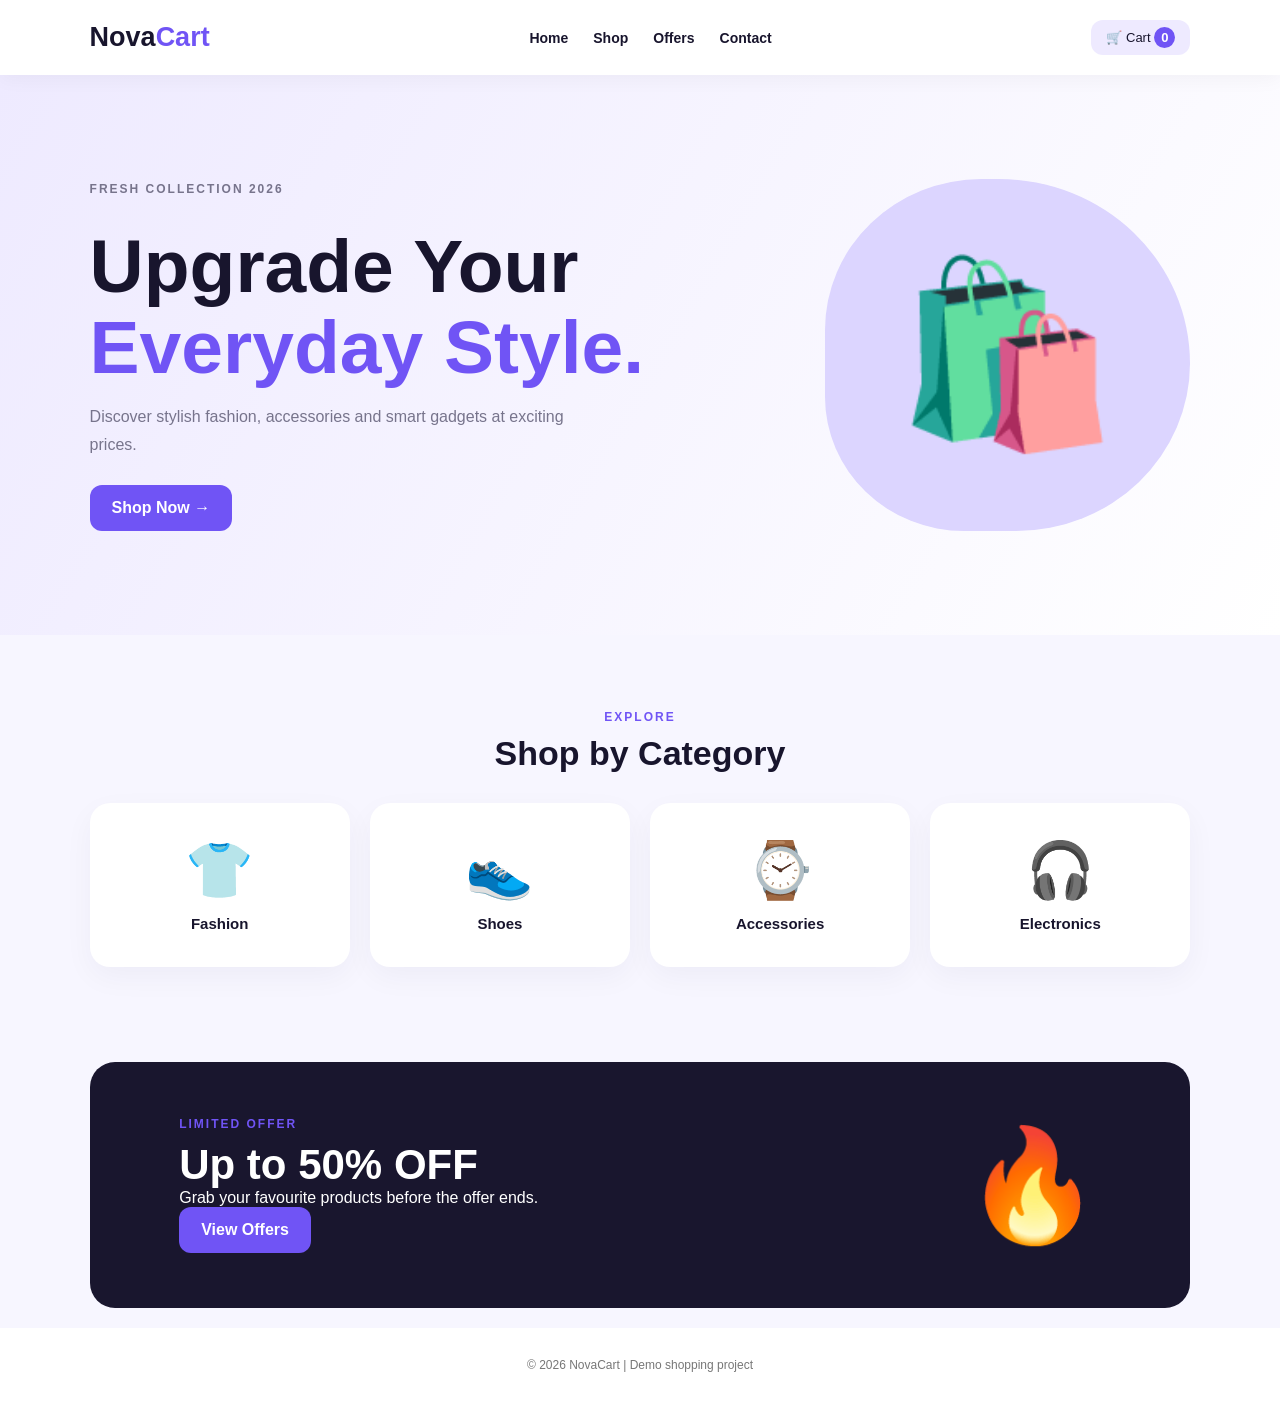
<file: index.html>
<!DOCTYPE html>
<html lang="en">
<head><meta charset="UTF-8"><meta name="viewport" content="width=device-width, initial-scale=1.0">
<title>NovaCart | Home</title><link rel="stylesheet" href="style.css"></head>
<body>
<header><a class="logo" href="index.html">Nova<span>Cart</span></a><nav><a href="index.html">Home</a><a href="shop.html">Shop</a><a href="offers.html">Offers</a><a href="contact.html">Contact</a></nav><a class="cart-link" href="cart.html">🛒 Cart <b id="count">0</b></a></header>
<section class="hero"><div><p class="tag">FRESH COLLECTION 2026</p><h1>Upgrade Your<br><span>Everyday Style.</span></h1><p>Discover stylish fashion, accessories and smart gadgets at exciting prices.</p><a class="btn" href="shop.html">Shop Now →</a></div><div class="hero-art">🛍️</div></section>
<section class="section"><p class="tag">EXPLORE</p><h2>Shop by Category</h2><div class="categories"><a href="shop.html?category=Fashion">👕<b>Fashion</b></a><a href="shop.html?category=Shoes">👟<b>Shoes</b></a><a href="shop.html?category=Accessories">⌚<b>Accessories</b></a><a href="shop.html?category=Electronics">🎧<b>Electronics</b></a></div></section>
<section class="promo"><div><p class="tag">LIMITED OFFER</p><h2>Up to 50% OFF</h2><p>Grab your favourite products before the offer ends.</p><a class="btn" href="offers.html">View Offers</a></div><span>🔥</span></section>
<footer>© 2026 NovaCart | Demo shopping project</footer><script src="script.js"></script></body></html>
</file>
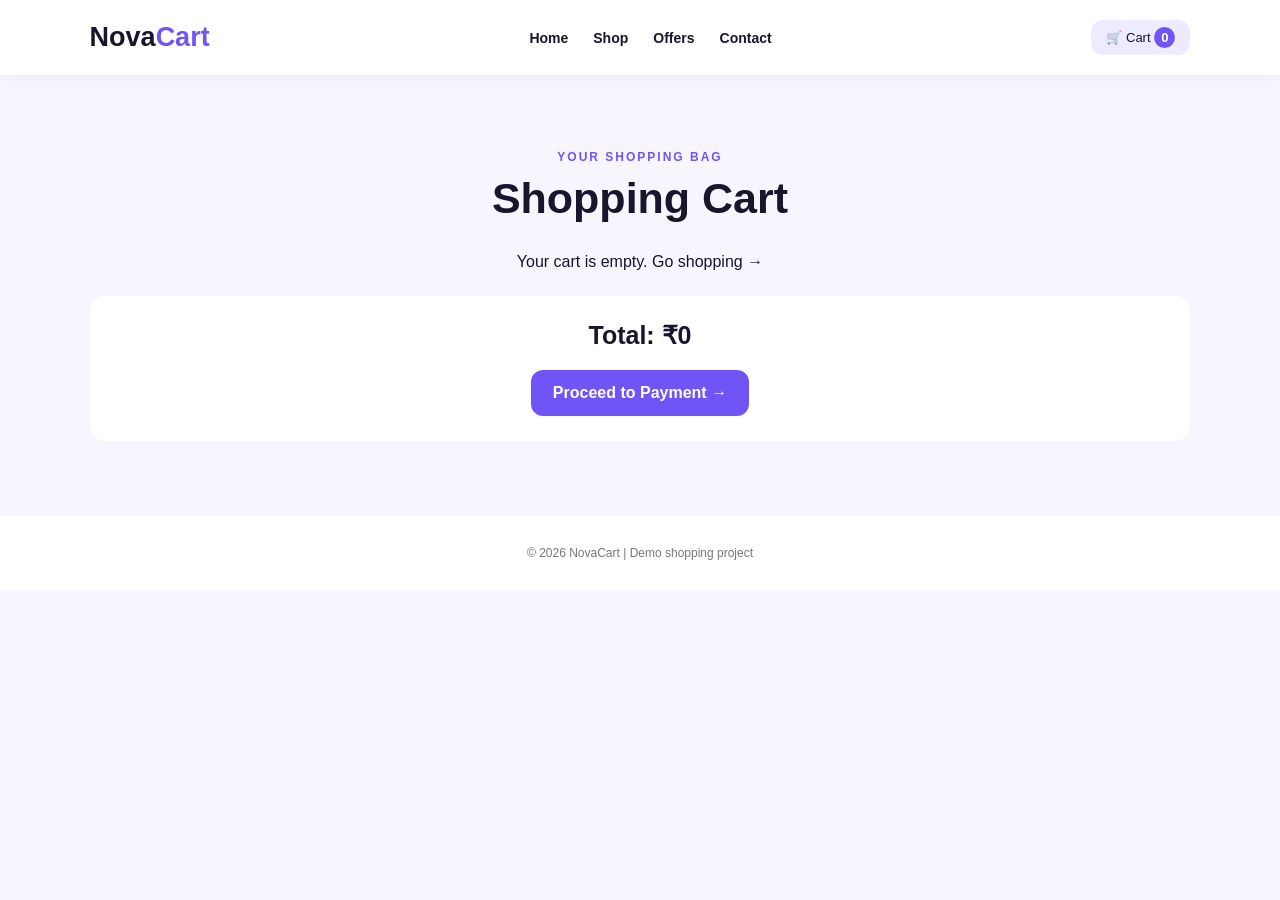
<file: cart.html>
<!DOCTYPE html>
<html lang="en"><head><meta charset="UTF-8"><meta name="viewport" content="width=device-width, initial-scale=1.0"><title>NovaCart | Cart</title><link rel="stylesheet" href="style.css"></head>
<body><header><a class="logo" href="index.html">Nova<span>Cart</span></a><nav><a href="index.html">Home</a><a href="shop.html">Shop</a><a href="offers.html">Offers</a><a href="contact.html">Contact</a></nav><a class="cart-link" href="cart.html">🛒 Cart <b id="count">0</b></a></header>
<section class="section"><p class="tag">YOUR SHOPPING BAG</p><h1 class="page-title">Shopping Cart</h1><div id="cartItems"></div><div class="summary"><h2>Total: ₹<span id="total">0</span></h2><a class="btn" href="payment.html">Proceed to Payment →</a></div></section>
<footer>© 2026 NovaCart | Demo shopping project</footer><script src="script.js"></script></body></html>
</file>
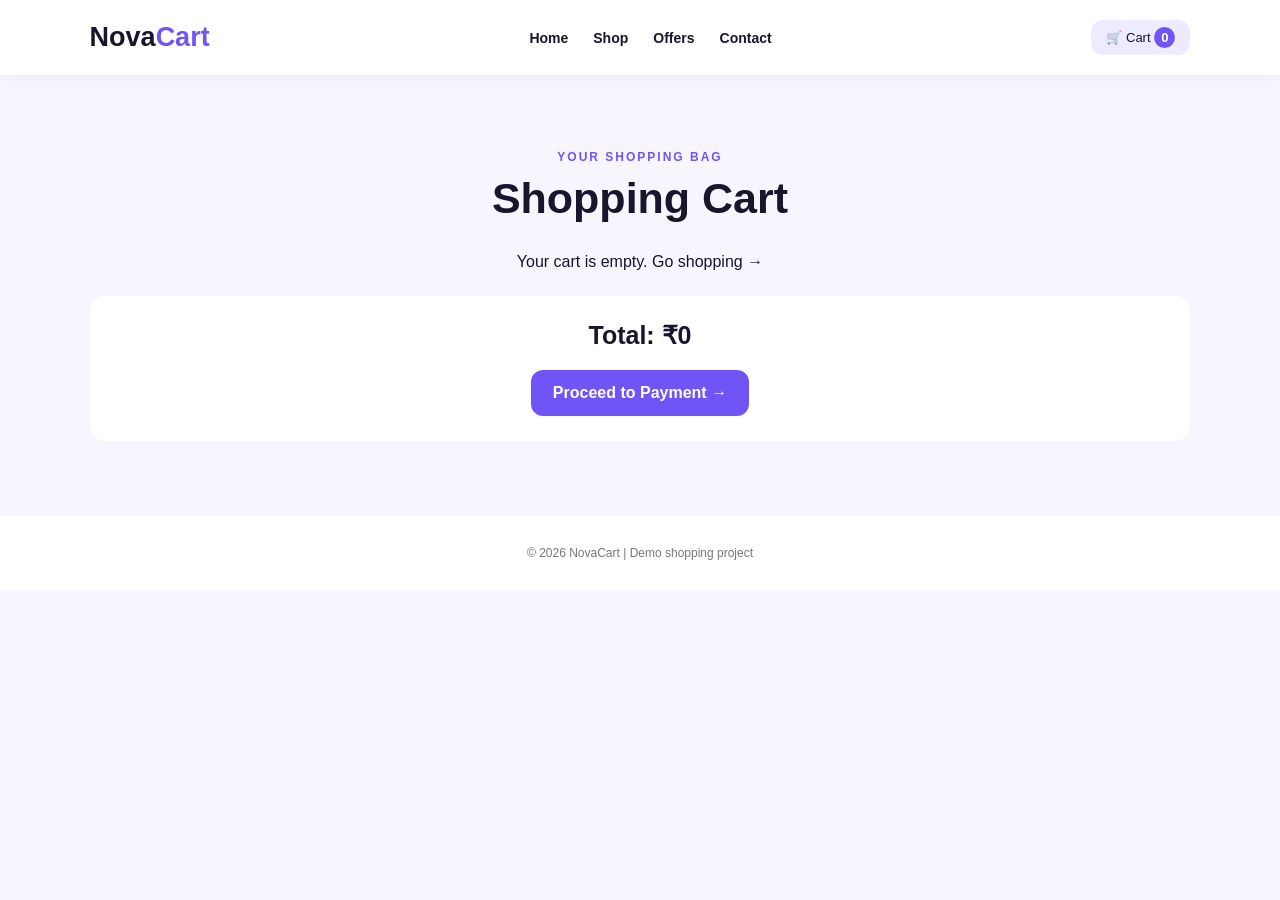
<file: cart[1].html>
<!DOCTYPE html>
<html lang="en"><head><meta charset="UTF-8"><meta name="viewport" content="width=device-width, initial-scale=1.0"><title>NovaCart | Cart</title><link rel="stylesheet" href="style.css"></head>
<body><header><a class="logo" href="index.html">Nova<span>Cart</span></a><nav><a href="index.html">Home</a><a href="shop.html">Shop</a><a href="offers.html">Offers</a><a href="contact.html">Contact</a></nav><a class="cart-link" href="cart.html">🛒 Cart <b id="count">0</b></a></header>
<section class="section"><p class="tag">YOUR SHOPPING BAG</p><h1 class="page-title">Shopping Cart</h1><div id="cartItems"></div><div class="summary"><h2>Total: ₹<span id="total">0</span></h2><a class="btn" href="payment.html">Proceed to Payment →</a></div></section>
<footer>© 2026 NovaCart | Demo shopping project</footer><script src="script.js"></script></body></html>
</file>
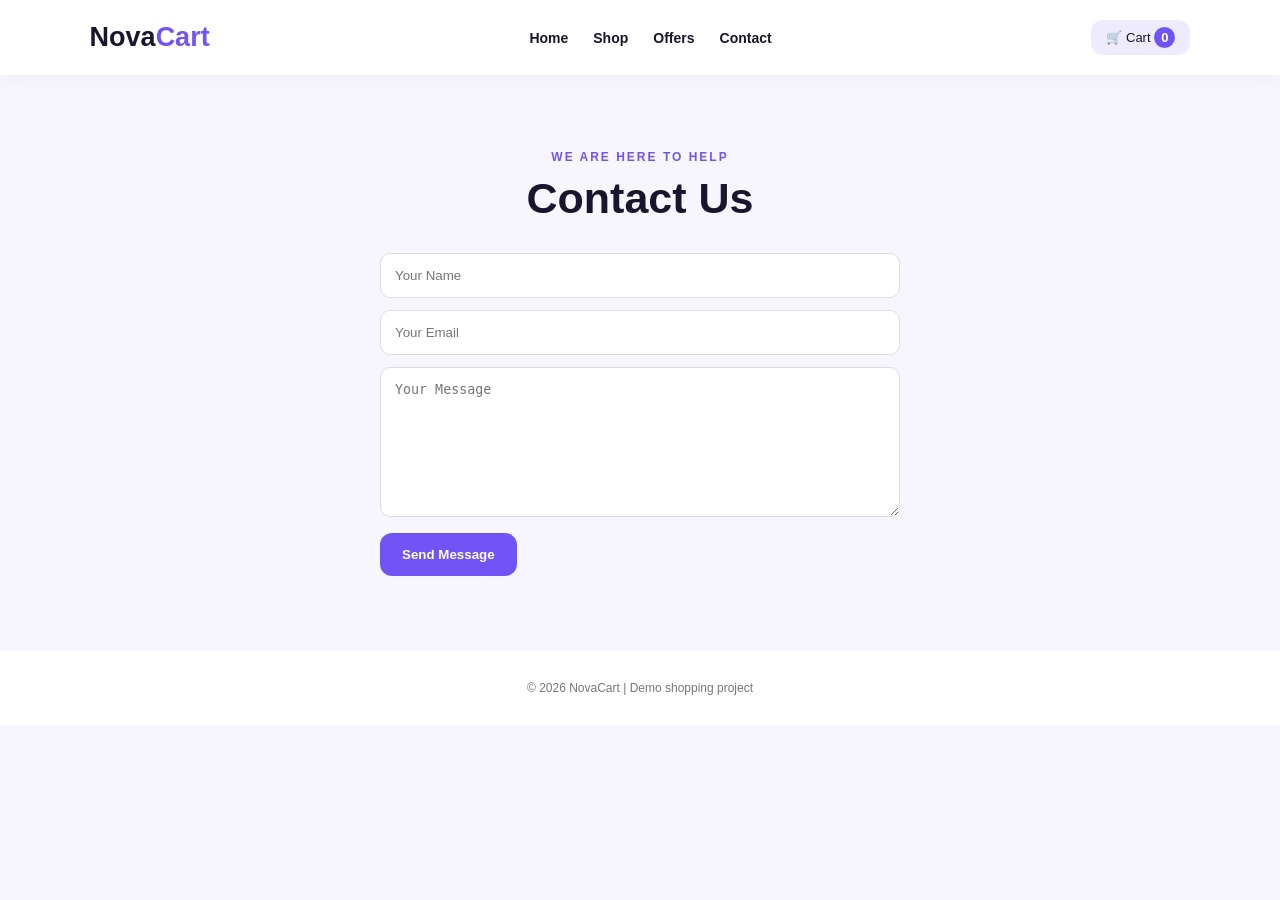
<file: contact.html>
<!DOCTYPE html>
<html lang="en"><head><meta charset="UTF-8"><meta name="viewport" content="width=device-width, initial-scale=1.0"><title>NovaCart | Contact</title><link rel="stylesheet" href="style.css"></head>
<body><header><a class="logo" href="index.html">Nova<span>Cart</span></a><nav><a href="index.html">Home</a><a href="shop.html">Shop</a><a href="offers.html">Offers</a><a href="contact.html">Contact</a></nav><a class="cart-link" href="cart.html">🛒 Cart <b id="count">0</b></a></header>
<section class="section contact"><p class="tag">WE ARE HERE TO HELP</p><h1 class="page-title">Contact Us</h1><form id="contactForm"><input required placeholder="Your Name"><input required type="email" placeholder="Your Email"><textarea required placeholder="Your Message"></textarea><button class="btn">Send Message</button></form><p id="contactMsg"></p></section>
<footer>© 2026 NovaCart | Demo shopping project</footer><script src="script.js"></script></body></html>
</file>
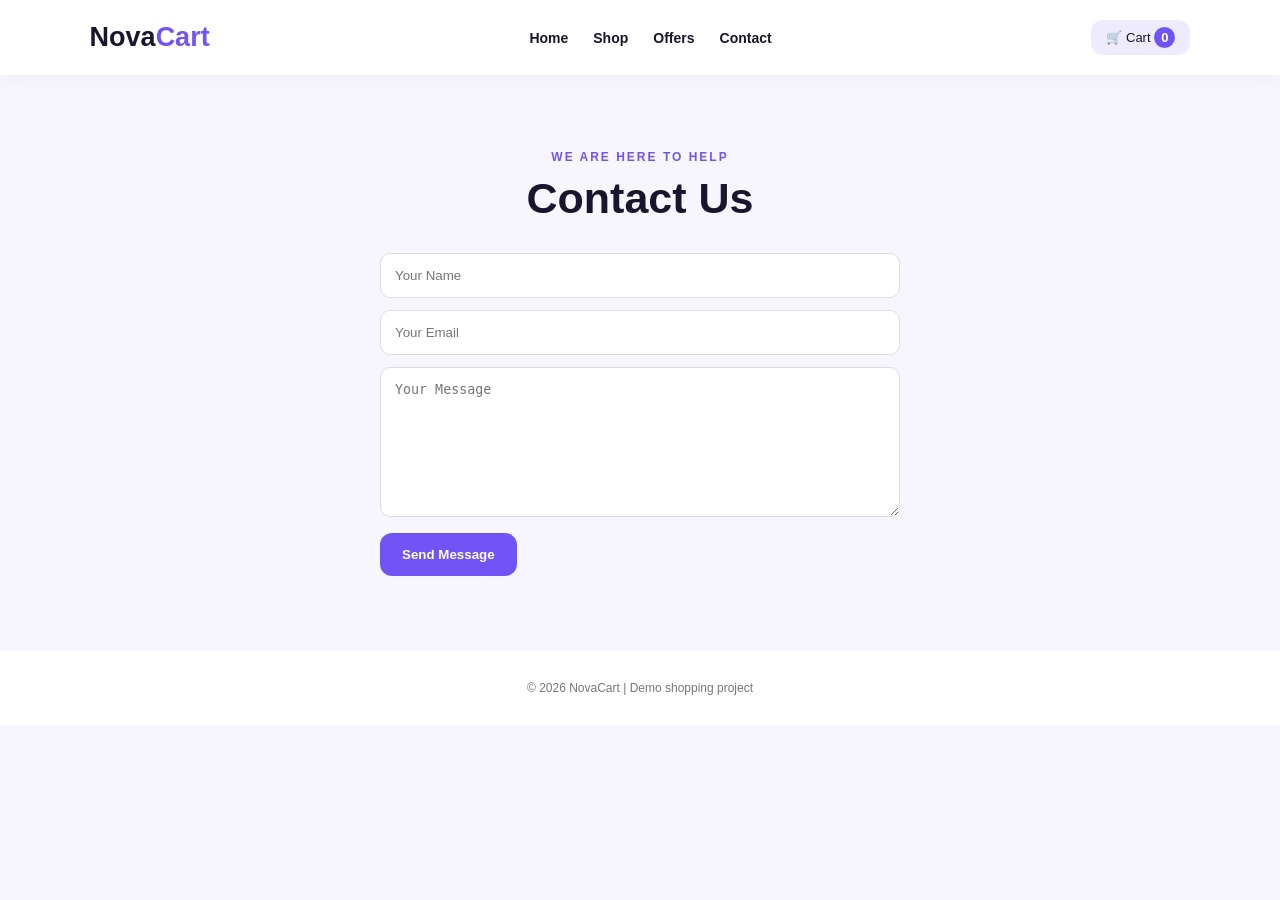
<file: contact[1].html>
<!DOCTYPE html>
<html lang="en"><head><meta charset="UTF-8"><meta name="viewport" content="width=device-width, initial-scale=1.0"><title>NovaCart | Contact</title><link rel="stylesheet" href="style.css"></head>
<body><header><a class="logo" href="index.html">Nova<span>Cart</span></a><nav><a href="index.html">Home</a><a href="shop.html">Shop</a><a href="offers.html">Offers</a><a href="contact.html">Contact</a></nav><a class="cart-link" href="cart.html">🛒 Cart <b id="count">0</b></a></header>
<section class="section contact"><p class="tag">WE ARE HERE TO HELP</p><h1 class="page-title">Contact Us</h1><form id="contactForm"><input required placeholder="Your Name"><input required type="email" placeholder="Your Email"><textarea required placeholder="Your Message"></textarea><button class="btn">Send Message</button></form><p id="contactMsg"></p></section>
<footer>© 2026 NovaCart | Demo shopping project</footer><script src="script.js"></script></body></html>
</file>
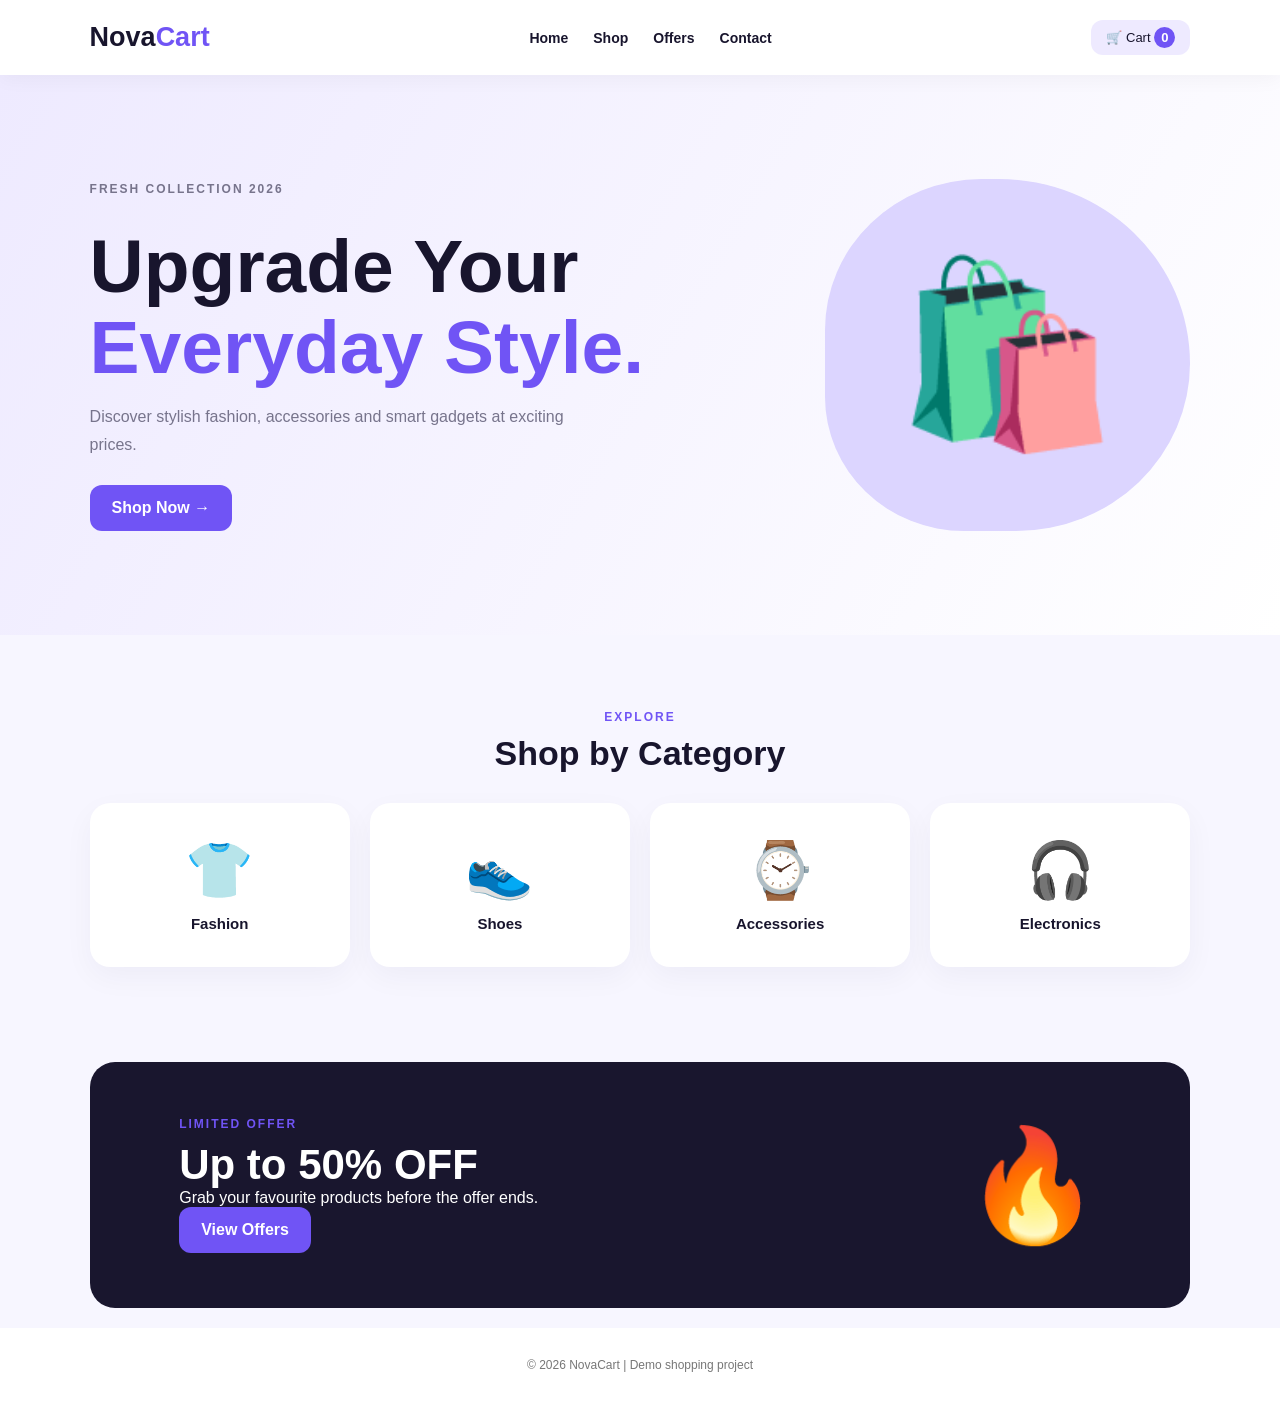
<file: index[1].html>
<!DOCTYPE html>
<html lang="en">
<head><meta charset="UTF-8"><meta name="viewport" content="width=device-width, initial-scale=1.0">
<title>NovaCart | Home</title><link rel="stylesheet" href="style.css"></head>
<body>
<header><a class="logo" href="index.html">Nova<span>Cart</span></a><nav><a href="index.html">Home</a><a href="shop.html">Shop</a><a href="offers.html">Offers</a><a href="contact.html">Contact</a></nav><a class="cart-link" href="cart.html">🛒 Cart <b id="count">0</b></a></header>
<section class="hero"><div><p class="tag">FRESH COLLECTION 2026</p><h1>Upgrade Your<br><span>Everyday Style.</span></h1><p>Discover stylish fashion, accessories and smart gadgets at exciting prices.</p><a class="btn" href="shop.html">Shop Now →</a></div><div class="hero-art">🛍️</div></section>
<section class="section"><p class="tag">EXPLORE</p><h2>Shop by Category</h2><div class="categories"><a href="shop.html?category=Fashion">👕<b>Fashion</b></a><a href="shop.html?category=Shoes">👟<b>Shoes</b></a><a href="shop.html?category=Accessories">⌚<b>Accessories</b></a><a href="shop.html?category=Electronics">🎧<b>Electronics</b></a></div></section>
<section class="promo"><div><p class="tag">LIMITED OFFER</p><h2>Up to 50% OFF</h2><p>Grab your favourite products before the offer ends.</p><a class="btn" href="offers.html">View Offers</a></div><span>🔥</span></section>
<footer>© 2026 NovaCart | Demo shopping project</footer><script src="script.js"></script></body></html>
</file>
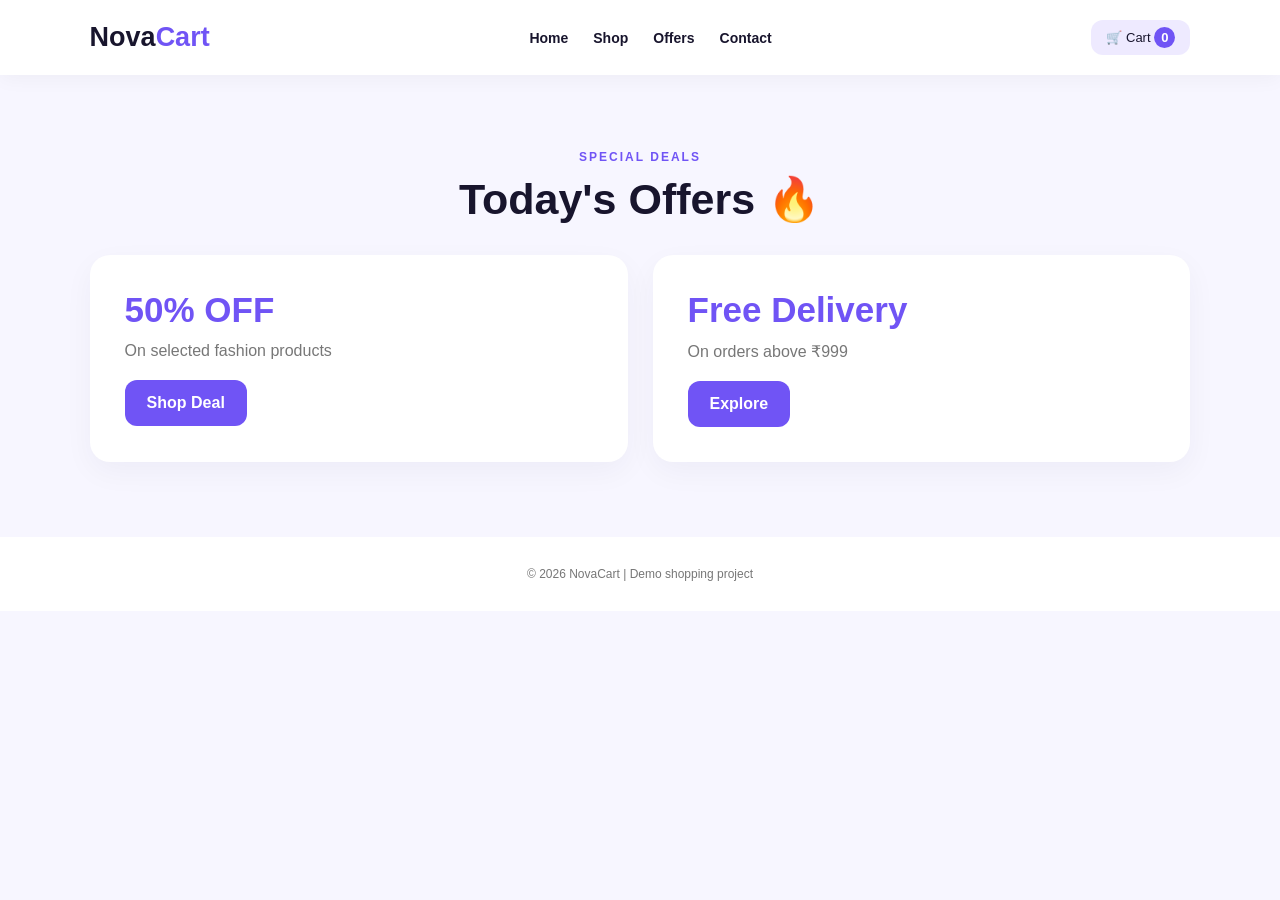
<file: offers.html>
<!DOCTYPE html>
<html lang="en"><head><meta charset="UTF-8"><meta name="viewport" content="width=device-width, initial-scale=1.0"><title>NovaCart | Offers</title><link rel="stylesheet" href="style.css"></head>
<body><header><a class="logo" href="index.html">Nova<span>Cart</span></a><nav><a href="index.html">Home</a><a href="shop.html">Shop</a><a href="offers.html">Offers</a><a href="contact.html">Contact</a></nav><a class="cart-link" href="cart.html">🛒 Cart <b id="count">0</b></a></header>
<section class="section"><p class="tag">SPECIAL DEALS</p><h1 class="page-title">Today's Offers 🔥</h1><div class="offer-grid"><div><h2>50% OFF</h2><p>On selected fashion products</p><a class="btn" href="shop.html">Shop Deal</a></div><div><h2>Free Delivery</h2><p>On orders above ₹999</p><a class="btn" href="shop.html">Explore</a></div></div></section>
<footer>© 2026 NovaCart | Demo shopping project</footer><script src="script.js"></script></body></html>
</file>
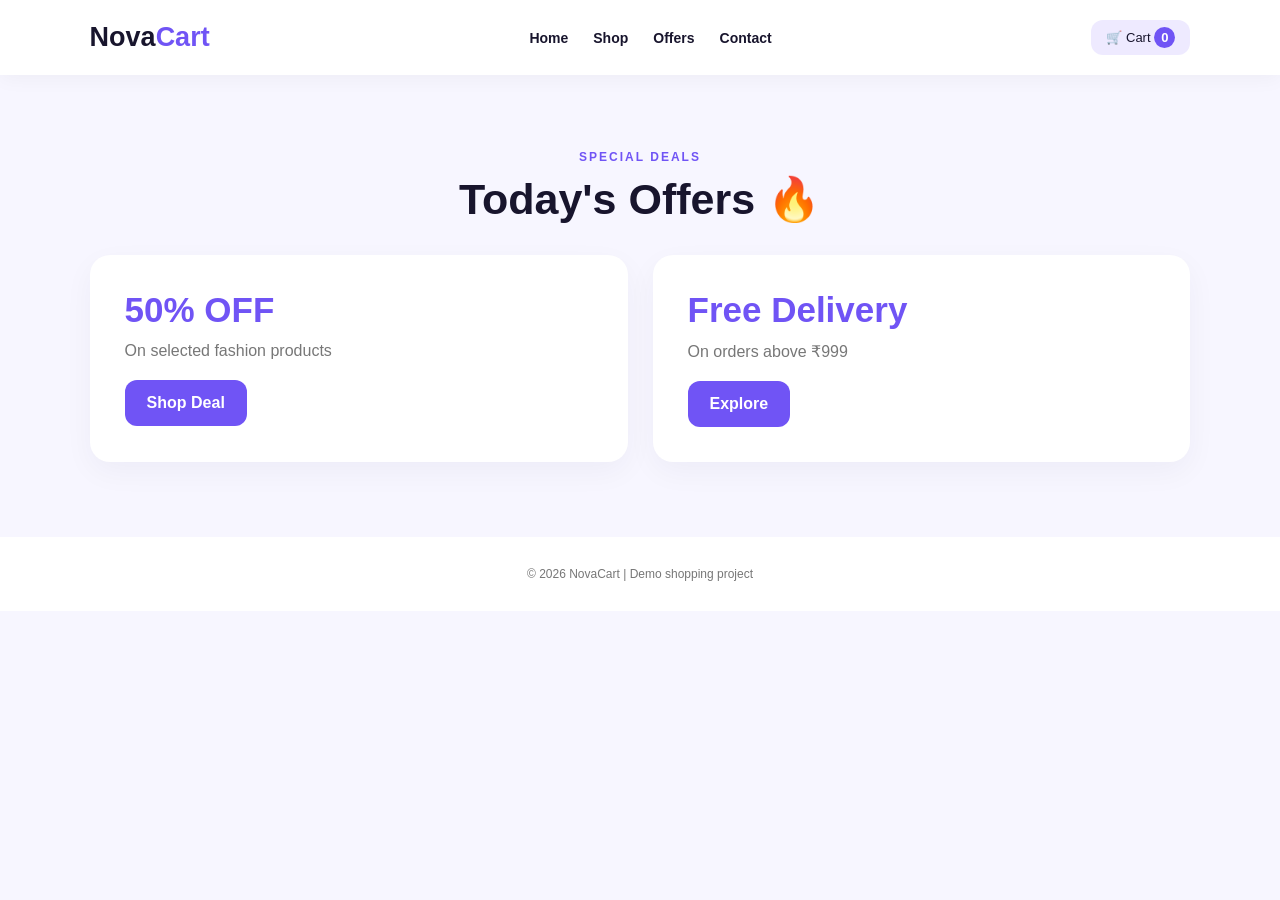
<file: offers[1].html>
<!DOCTYPE html>
<html lang="en"><head><meta charset="UTF-8"><meta name="viewport" content="width=device-width, initial-scale=1.0"><title>NovaCart | Offers</title><link rel="stylesheet" href="style.css"></head>
<body><header><a class="logo" href="index.html">Nova<span>Cart</span></a><nav><a href="index.html">Home</a><a href="shop.html">Shop</a><a href="offers.html">Offers</a><a href="contact.html">Contact</a></nav><a class="cart-link" href="cart.html">🛒 Cart <b id="count">0</b></a></header>
<section class="section"><p class="tag">SPECIAL DEALS</p><h1 class="page-title">Today's Offers 🔥</h1><div class="offer-grid"><div><h2>50% OFF</h2><p>On selected fashion products</p><a class="btn" href="shop.html">Shop Deal</a></div><div><h2>Free Delivery</h2><p>On orders above ₹999</p><a class="btn" href="shop.html">Explore</a></div></div></section>
<footer>© 2026 NovaCart | Demo shopping project</footer><script src="script.js"></script></body></html>
</file>
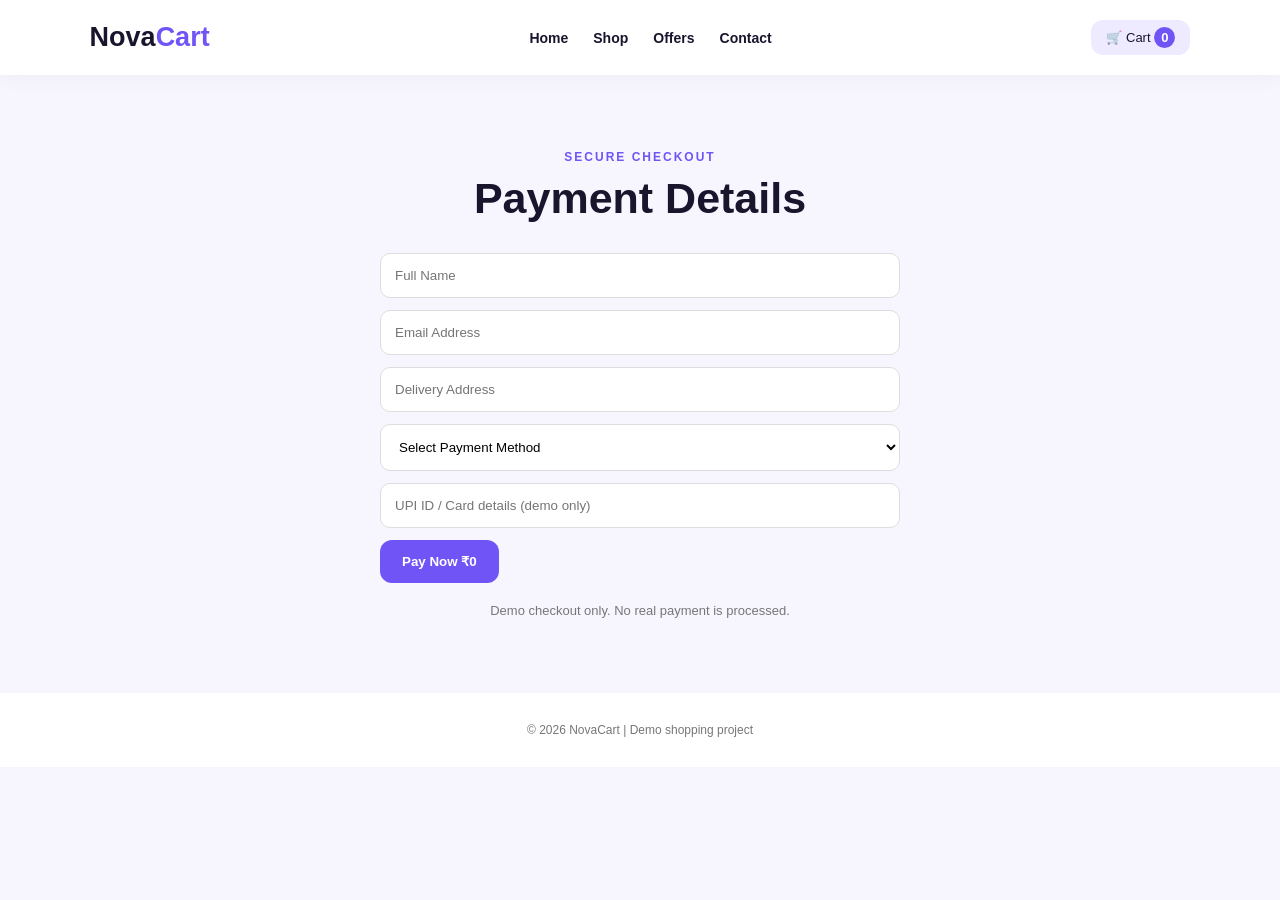
<file: payment.html>
<!DOCTYPE html>
<html lang="en"><head><meta charset="UTF-8"><meta name="viewport" content="width=device-width, initial-scale=1.0"><title>NovaCart | Payment</title><link rel="stylesheet" href="style.css"></head>
<body><header><a class="logo" href="index.html">Nova<span>Cart</span></a><nav><a href="index.html">Home</a><a href="shop.html">Shop</a><a href="offers.html">Offers</a><a href="contact.html">Contact</a></nav><a class="cart-link" href="cart.html">🛒 Cart <b id="count">0</b></a></header>
<section class="section payment"><p class="tag">SECURE CHECKOUT</p><h1 class="page-title">Payment Details</h1><form id="paymentForm"><input required placeholder="Full Name"><input required type="email" placeholder="Email Address"><input required placeholder="Delivery Address"><select required><option value="">Select Payment Method</option><option>UPI</option><option>Debit / Credit Card</option><option>Cash on Delivery</option></select><input placeholder="UPI ID / Card details (demo only)"><button class="btn" type="submit">Pay Now ₹<span id="payTotal">0</span></button></form><p class="notice">Demo checkout only. No real payment is processed.</p></section>
<footer>© 2026 NovaCart | Demo shopping project</footer><script src="script.js"></script></body></html>
</file>
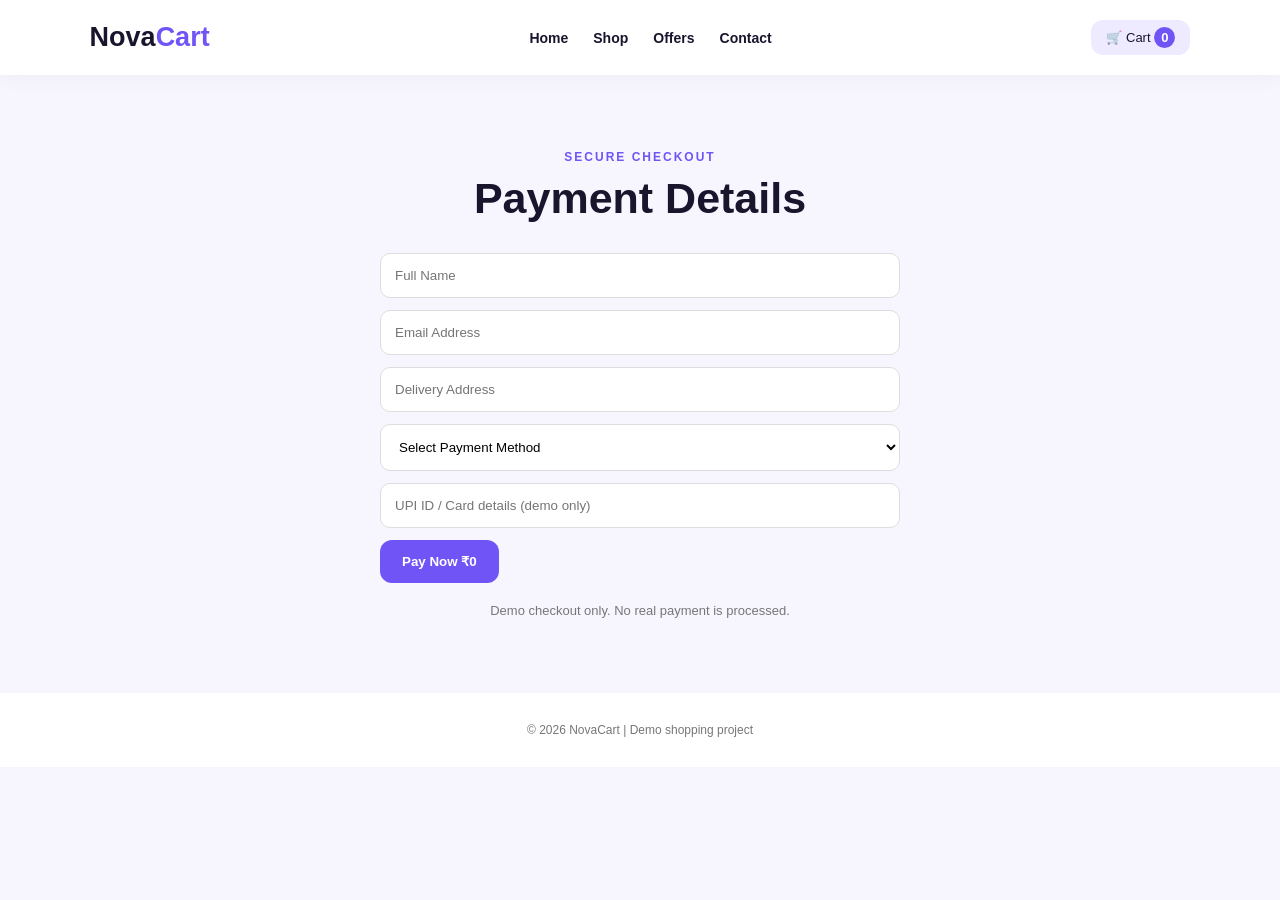
<file: payment[1].html>
<!DOCTYPE html>
<html lang="en"><head><meta charset="UTF-8"><meta name="viewport" content="width=device-width, initial-scale=1.0"><title>NovaCart | Payment</title><link rel="stylesheet" href="style.css"></head>
<body><header><a class="logo" href="index.html">Nova<span>Cart</span></a><nav><a href="index.html">Home</a><a href="shop.html">Shop</a><a href="offers.html">Offers</a><a href="contact.html">Contact</a></nav><a class="cart-link" href="cart.html">🛒 Cart <b id="count">0</b></a></header>
<section class="section payment"><p class="tag">SECURE CHECKOUT</p><h1 class="page-title">Payment Details</h1><form id="paymentForm"><input required placeholder="Full Name"><input required type="email" placeholder="Email Address"><input required placeholder="Delivery Address"><select required><option value="">Select Payment Method</option><option>UPI</option><option>Debit / Credit Card</option><option>Cash on Delivery</option></select><input placeholder="UPI ID / Card details (demo only)"><button class="btn" type="submit">Pay Now ₹<span id="payTotal">0</span></button></form><p class="notice">Demo checkout only. No real payment is processed.</p></section>
<footer>© 2026 NovaCart | Demo shopping project</footer><script src="script.js"></script></body></html>
</file>
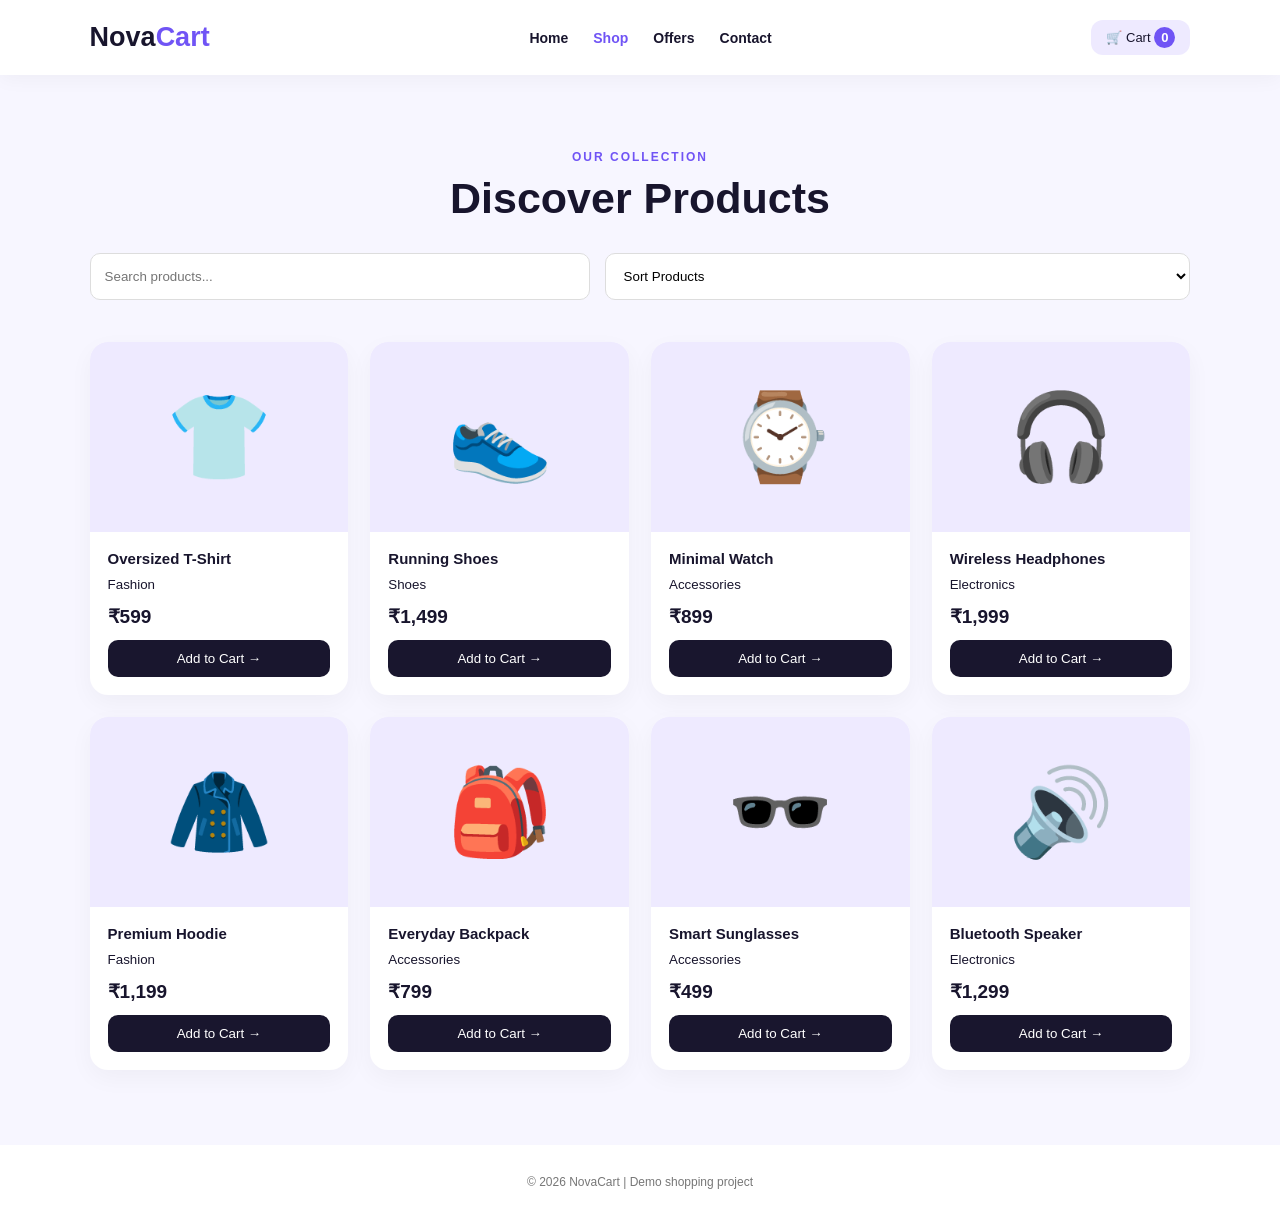
<file: shop.html>
<!DOCTYPE html>
<html lang="en"><head><meta charset="UTF-8"><meta name="viewport" content="width=device-width, initial-scale=1.0"><title>NovaCart | Shop</title><link rel="stylesheet" href="style.css"></head>
<body><header><a class="logo" href="index.html">Nova<span>Cart</span></a><nav><a href="index.html">Home</a><a class="active" href="shop.html">Shop</a><a href="offers.html">Offers</a><a href="contact.html">Contact</a></nav><a class="cart-link" href="cart.html">🛒 Cart <b id="count">0</b></a></header>
<section class="section"><p class="tag">OUR COLLECTION</p><h1 class="page-title">Discover Products</h1><div class="toolbar"><input id="search" placeholder="Search products..."><select id="sort"><option value="default">Sort Products</option><option value="low">Price Low to High</option><option value="high">Price High to Low</option></select></div><div id="products" class="products"></div></section>
<footer>© 2026 NovaCart | Demo shopping project</footer><script src="script.js"></script></body></html>
</file>
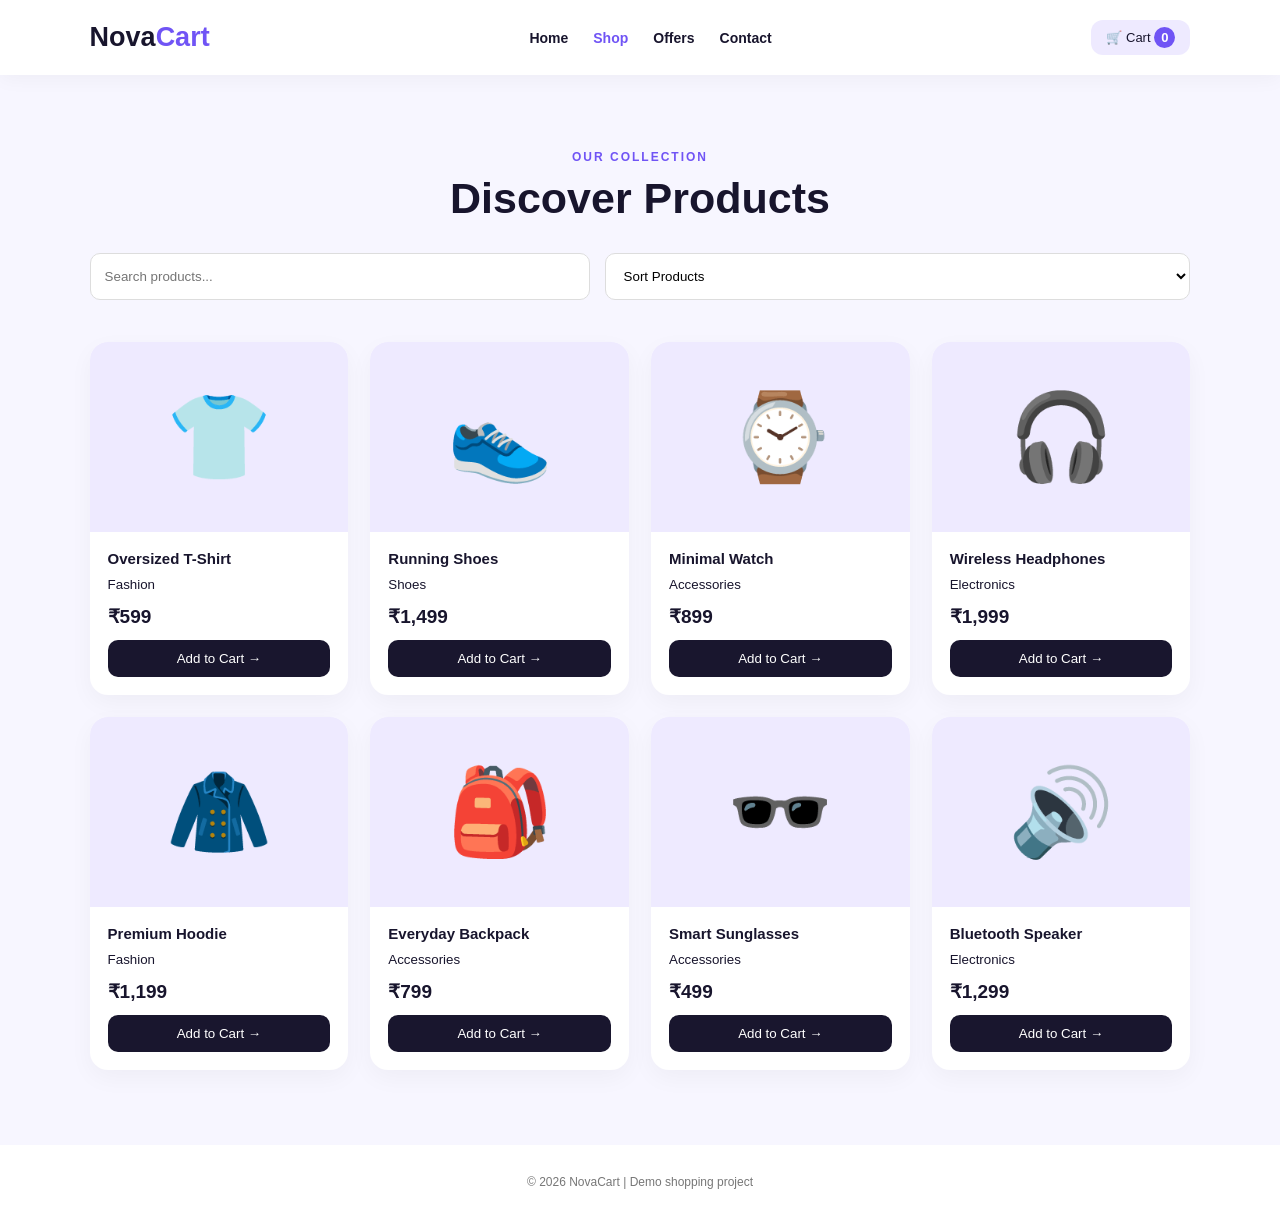
<file: shop[1].html>
<!DOCTYPE html>
<html lang="en"><head><meta charset="UTF-8"><meta name="viewport" content="width=device-width, initial-scale=1.0"><title>NovaCart | Shop</title><link rel="stylesheet" href="style.css"></head>
<body><header><a class="logo" href="index.html">Nova<span>Cart</span></a><nav><a href="index.html">Home</a><a class="active" href="shop.html">Shop</a><a href="offers.html">Offers</a><a href="contact.html">Contact</a></nav><a class="cart-link" href="cart.html">🛒 Cart <b id="count">0</b></a></header>
<section class="section"><p class="tag">OUR COLLECTION</p><h1 class="page-title">Discover Products</h1><div class="toolbar"><input id="search" placeholder="Search products..."><select id="sort"><option value="default">Sort Products</option><option value="low">Price Low to High</option><option value="high">Price High to Low</option></select></div><div id="products" class="products"></div></section>
<footer>© 2026 NovaCart | Demo shopping project</footer><script src="script.js"></script></body></html>
</file>
<file: style.css>
*{box-sizing:border-box;margin:0;padding:0}body{font-family:Arial,sans-serif;background:#f7f6ff;color:#18152d}a{text-decoration:none;color:inherit}header{display:flex;align-items:center;justify-content:space-between;padding:20px 7%;background:#fff;position:sticky;top:0;z-index:5;box-shadow:0 3px 20px #0000000b}.logo{font-size:27px;font-weight:800}.logo span,h1 span{color:#7054f5}nav{display:flex;gap:25px;font-size:14px;font-weight:bold}nav a:hover,.active{color:#7054f5}.cart-link{background:#eeeaff;padding:10px 15px;border-radius:12px;font-size:13px}.cart-link b{background:#7054f5;color:white;border-radius:50%;padding:3px 7px}.hero{padding:90px 7%;display:flex;align-items:center;justify-content:space-between;background:linear-gradient(120deg,#eeeaff,#fff);min-height:560px}.hero h1{font-size:clamp(42px,6vw,75px);line-height:1.08;margin:15px 0}.hero p{color:#77748c;max-width:480px;line-height:1.8;margin-bottom:25px}.hero-art{font-size:180px;background:#dcd5ff;border-radius:45% 55% 50% 40%;padding:70px}.tag{font-size:12px;letter-spacing:2px;color:#7054f5;font-weight:bold;margin-bottom:10px}.btn{display:inline-block;background:#7054f5;color:#fff;border:0;border-radius:12px;padding:14px 22px;font-weight:bold;cursor:pointer}.section{padding:75px 7%;text-align:center}.section h2{font-size:34px;margin-bottom:30px}.page-title{font-size:43px;margin-bottom:30px}.categories{display:grid;grid-template-columns:repeat(4,1fr);gap:20px}.categories a,.offer-grid>div{background:white;padding:35px;border-radius:20px;box-shadow:0 10px 30px #21174c0b;font-size:55px}.categories b{display:block;font-size:15px;margin-top:12px}.promo{margin:20px 7%;padding:55px 7%;background:#19162e;color:#fff;border-radius:25px;display:flex;justify-content:space-between;align-items:center}.promo h2{font-size:42px}.promo span{font-size:110px}.products{display:grid;grid-template-columns:repeat(4,1fr);gap:22px;text-align:left}.product{background:#fff;border-radius:18px;overflow:hidden;box-shadow:0 8px 25px #0000000a}.product .pic{height:190px;background:#eeeaff;display:grid;place-items:center;font-size:85px}.product .info{padding:18px}.product h3{font-size:15px;margin-bottom:8px}.price{font-weight:bold;font-size:19px;margin:12px 0}.add{width:100%;padding:11px;border:0;border-radius:10px;background:#19162e;color:#fff;cursor:pointer}.toolbar{display:flex;justify-content:space-between;gap:15px;margin-bottom:30px}.toolbar input,.toolbar select,form input,form select,textarea{padding:14px;border:1px solid #ddd;border-radius:10px;width:100%;margin-bottom:12px;background:#fff}.toolbar input{max-width:500px}.summary{background:#fff;padding:25px;border-radius:15px;margin-top:25px}.summary h2{font-size:25px;margin-bottom:20px}.cart-row{display:flex;align-items:center;gap:18px;background:#fff;padding:18px;margin:12px 0;border-radius:15px;text-align:left}.cart-row .pic{font-size:45px}.cart-row button{margin-left:auto;background:#ffe7e7;color:#d33;border:0;padding:8px;border-radius:8px}.payment form,.contact form{max-width:520px;margin:auto;text-align:left}.notice{margin-top:20px;color:#777;font-size:13px}.offer-grid{display:grid;grid-template-columns:repeat(2,1fr);gap:25px;text-align:left}.offer-grid>div{font-size:16px}.offer-grid h2{font-size:35px;color:#7054f5;margin-bottom:12px}.offer-grid p{margin-bottom:20px;color:#777}textarea{min-height:150px;resize:vertical}footer{padding:30px 7%;text-align:center;background:#fff;color:#777;font-size:12px}@media(max-width:800px){nav{display:none}.hero{flex-direction:column;text-align:center;gap:40px}.hero-art{font-size:100px;padding:40px}.categories,.products{grid-template-columns:repeat(2,1fr)}.offer-grid{grid-template-columns:1fr}.toolbar{flex-direction:column}.page-title{font-size:32px}}@media(max-width:480px){.categories,.products{grid-template-columns:1fr}.hero{padding:60px 5%}.section{padding:55px 5%}.promo{margin:10px 5%;flex-direction:column;text-align:center;gap:25px}.promo h2{font-size:30px}}
</file>
